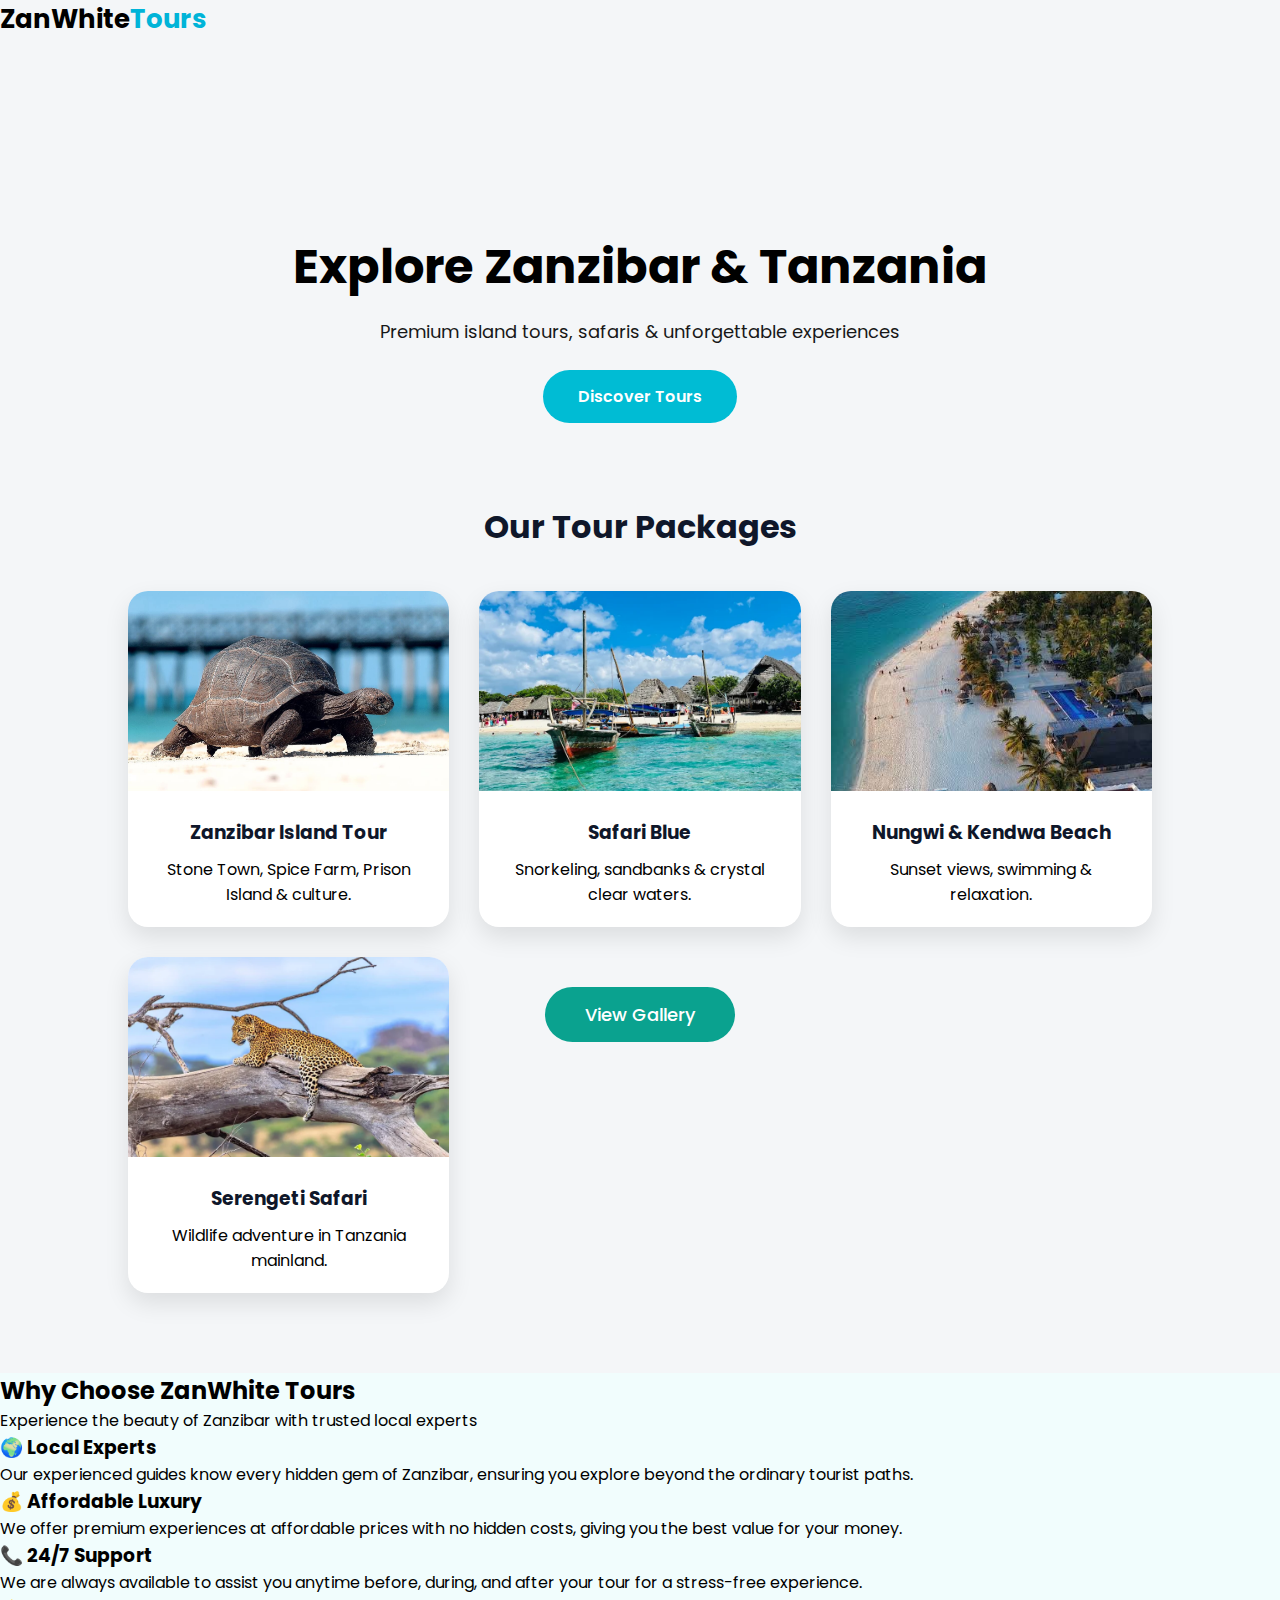
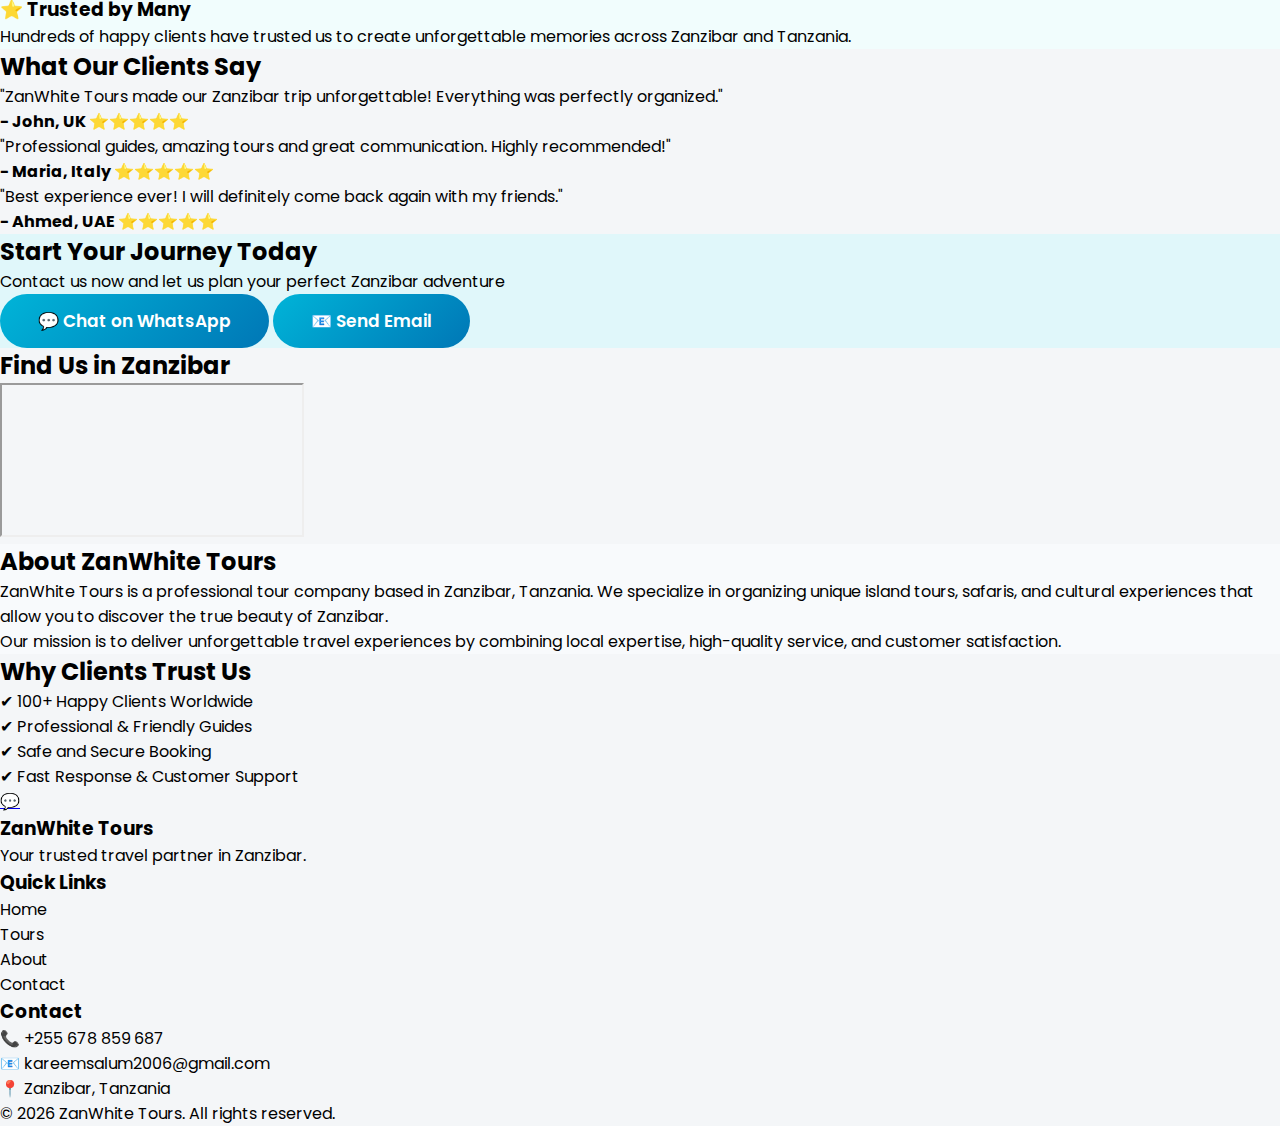
<file: index.html>
<!DOCTYPE html>

<html lang="en">


<head>
    <meta charset="UTF-8">
    <title>ZanWhite Tours | Zanzibar & Tanzania Adventures</title>
    <meta name="viewport" content="width=device-width, initial-scale=1.0">
    <meta name="google-site-verification" content="bWQKe782_Q6lt0dobho7PR1RsqQOFnX2_wySTrytspQ" />
    <link rel="icon" href="favicon-1.ico" type="image/x-icon">


    <!-- CSS -->
    <link rel="stylesheet" href="style.css">

    <!-- Google Font -->
    <link href="https://fonts.googleapis.com/css2?family=Poppins:wght@300;400;600;700&display=swap" rel="stylesheet">
</head>




    
<body>

<!-- ================= HEADER / HERO ================= -->
<nav>
  <div class="logo">ZanWhite<span style="color:#00b4d8">Tours</span></div>
</nav>




    

    

    <div class="hero-content">
        <h1>Explore Zanzibar & Tanzania</h1>
        <p>Premium island tours, safaris & unforgettable experiences</p>
        <a href="#tours" class="btn-primary">Discover Tours</a>
    </div>
</header>

<!-- ================= TOURS ================= -->
<section id="tours" class="section">
    <h2 class="section-title">Our Tour Packages</h2>

    <div class="tour-grid">

        <div class="tour-card">
            <img src="64a58582d9af6c55316a4561_Prison-Island-3.jpg" alt="Zanzibar Tour">
            <div class="tour-info">
                <h3>Zanzibar Island Tour</h3>
                <p>Stone Town, Spice Farm, Prison Island & culture.</p>
                
            </div>
        </div>

        <div class="tour-card">
            <img src="unnamed (4).webp" alt="Safari Blue">
            <div class="tour-info">
                <h3>Safari Blue</h3>
                <p>Snorkeling, sandbanks & crystal clear waters.</p>
            </div>
        </div>

        <div class="tour-card">
            <img src="images.jpeg" alt="Nungwi Beach">
            <div class="tour-info">
                <h3>Nungwi & Kendwa Beach</h3>
                <p>Sunset views, swimming & relaxation.</p>
            </div>
        </div>

        <div class="tour-card">
            <img src="unnamed (5).webp" alt="Serengeti Safari">
            <div class="tour-info">
                <h3>Serengeti Safari</h3>
                <p>Wildlife adventure in Tanzania mainland.</p>
                 </div>

        </div>

    <div class="gallery-btn-wrapper">
    <a href="gallery.html" class="view-gallery-btn">View Gallery</a>
  </div>
</section>









   



<!-- WHY US -->
<section class="why-us">
  <h2>Why Choose ZanWhite Tours</h2>
  <p class="subtitle">Experience the beauty of Zanzibar with trusted local experts</p>

  <div class="why-container">
    <div class="why-box">
      <h3>🌍 Local Experts</h3>
      <p>Our experienced guides know every hidden gem of Zanzibar, ensuring you explore beyond the ordinary tourist paths.</p>
    </div>

    <div class="why-box">
      <h3>💰 Affordable Luxury</h3>
      <p>We offer premium experiences at affordable prices with no hidden costs, giving you the best value for your money.</p>
    </div>

    <div class="why-box">
      <h3>📞 24/7 Support</h3>
      <p>We are always available to assist you anytime before, during, and after your tour for a stress-free experience.</p>
    </div>

    <div class="why-box">
      <h3>⭐ Trusted by Many</h3>
      <p>Hundreds of happy clients have trusted us to create unforgettable memories across Zanzibar and Tanzania.</p>
    </div>
  </div>
</section>

<!-- REVIEWS -->
<section class="reviews">
  <h2>What Our Clients Say</h2>

  <div class="review-box">
    <p>"ZanWhite Tours made our Zanzibar trip unforgettable! Everything was perfectly organized."</p>
    <h4>- John, UK ⭐⭐⭐⭐⭐</h4>
  </div>

  <div class="review-box">
    <p>"Professional guides, amazing tours and great communication. Highly recommended!"</p>
    <h4>- Maria, Italy ⭐⭐⭐⭐⭐</h4>
  </div>

  <div class="review-box">
    <p>"Best experience ever! I will definitely come back again with my friends."</p>
    <h4>- Ahmed, UAE ⭐⭐⭐⭐⭐</h4>
  </div>
</section>

<!-- BOOKING -->
<section class="booking">
  <h2>Start Your Journey Today</h2>
  <p>Contact us now and let us plan your perfect Zanzibar adventure</p>

  <div class="buttons">
    <a href="https://wa.me/255678859687?text=Hello%20I%20want%20to%20book%20a%20Zanzibar%20tour" class="btn">
  💬 Chat on WhatsApp
</a>
    <a href="mailto:kareemsalum2006@gmail.com" class="btn">📧 Send Email</a>
  </div>
</section>

<!-- MAP -->
<section class="map">
  <h2>Find Us in Zanzibar</h2>
  <iframe src="https://maps.google.com/maps?q=zanzibar&t=&z=13&ie=UTF8&iwloc=&output=embed"></iframe>
</section>

<!-- ABOUT -->
<section class="about">
  <h2>About ZanWhite Tours</h2>
  <p>
    ZanWhite Tours is a professional tour company based in Zanzibar, Tanzania.
    We specialize in organizing unique island tours, safaris, and cultural experiences
    that allow you to discover the true beauty of Zanzibar.
  </p>

  <p>
    Our mission is to deliver unforgettable travel experiences by combining local expertise,
    high-quality service, and customer satisfaction.
  </p>
</section>

<!-- TRUST -->
<section class="trust">
  <h2>Why Clients Trust Us</h2>

  <div class="trust-box">
    <p>✔ 100+ Happy Clients Worldwide</p>
    <p>✔ Professional & Friendly Guides</p>
    <p>✔ Safe and Secure Booking</p>
    <p>✔ Fast Response & Customer Support</p>
  </div>
</section>

<!-- WHATSAPP FLOAT -->
<a href="https://wa.me/255678859687?text=Hello%20I%20am%20interested%20in%20your%20Zanzibar%20tours" class="whatsapp">
  💬
</a>

<!-- FOOTER -->
<footer>
  <div class="footer-container">

    <div>
      <h3>ZanWhite Tours</h3>
      <p>Your trusted travel partner in Zanzibar.</p>
    </div>

    <div>
      <h3>Quick Links</h3>
      <p>Home</p>
      <p>Tours</p>
      <p>About</p>
      <p>Contact</p>
    </div>

    <div>
      <h3>Contact</h3>
      <p>📞 +255 678 859 687</p>
      <p>📧 kareemsalum2006@gmail.com</p>
      <p>📍 Zanzibar, Tanzania</p>
    </div>

  </div>

  <p class="copy">© 2026 ZanWhite Tours. All rights reserved.</p>
</footer>
</file>
<file: style.css>
* {
    margin: 0;
    padding: 0;
    box-sizing: border-box;
    font-family: 'Poppins', sans-serif;
}

/* COLORS */
:root {
    --primary: #00bcd4;
    --secondary: #009688;
    --dark: #0f172a;
    --light: #f8fafc;
}

/* HERO */
.hero {
    min-height: 100vh;
    background: linear-gradient(rgba(0,0,0,.55), rgba(0,0,0,.55)),
    url("images/hero.jpg") center/cover no-repeat;
    color: white;
}

/* NAVBAR */
.navbar {
    display: flex;
    justify-content: space-between;
    align-items: center;
    padding: 25px 10%;
}

.logo {
    font-size: 26px;
    font-weight: 700;
}

.logo span {
    color: var(--primary);
}

.nav-links {
    list-style: none;
    display: flex;
    gap: 30px;
}

.nav-links a {
    text-decoration: none;
    color: white;
    font-weight: 500;
}

/* HERO CONTENT */
.hero-content {
    text-align: center;
    margin-top: 15%;
    padding: 0 10%;
}

.hero-content h1 {
    font-size: 48px;
    margin-bottom: 15px;
}

.hero-content p {
    font-size: 18px;
    opacity: .9;
}

.btn-primary {
    display: inline-block;
    margin-top: 25px;
    padding: 14px 35px;
    background: var(--primary);
    color: white;
    border-radius: 40px;
    text-decoration: none;
    font-weight: 600;
}

/* SECTIONS */
.section {
    padding: 80px 10%;
    text-align: center;
}

.section-title {
    font-size: 32px;
    margin-bottom: 40px;
    color: var(--dark);
}

/* TOURS */
.tour-grid {
    display: grid;
    grid-template-columns: repeat(auto-fit, minmax(260px, 1fr));
    gap: 30px;
}

.tour-card {
    background: white;
    border-radius: 20px;
    overflow: hidden;
    box-shadow: 0 10px 25px rgba(0,0,0,.1);
    transition: transform .3s;
}

.tour-card:hover {
    transform: translateY(-10px);
}

.tour-card img {
    width: 100%;
    height: 200px;
    object-fit: cover;
}

.tour-info {
    padding: 20px;
}

.tour-info h3 {
    margin-bottom: 10px;
    color: var(--dark);
}

.btn-secondary {
    margin-top: 15px;
    padding: 10px 25px;
    border: none;
    background: var(--secondary);
    color: white;
    border-radius: 25px;
    cursor: pointer;
}

/* ABOUT */
.about {
    background: var(--light);
}

.about-content {
    max-width: 800px;
    margin: auto;
    font-size: 17px;
    line-height: 1.7;
}

/* BOOKING */
.booking {
    background: #e0f7fa;
}

.booking-actions {
    margin-top: 25px;
}

.btn-whatsapp {
    background: #25D366;
    padding: 14px 30px;
    border-radius: 30px;
    color: white;
    text-decoration: none;
    margin: 10px;
    display: inline-block;
}

.btn-email {
    background: #3f51b5;
    padding: 14px 30px;
    border-radius: 30px;
    color: white;
    text-decoration: none;
    margin: 10px;
    display: inline-block;
}

/* CONTACT */
.contact {
    background: var(--dark);
    color: white;
}

/* FOOTER */
.footer {
    background: black;
    color: #aaa;
    padding: 20px;
}

/* WHATSAPP FLOAT */
.whatsapp-float {
    position: fixed;
    bottom: 20px;
    right: 20px;
    background: #25D366;
    color: white;
    font-size: 26px;
    padding: 15px;
    border-radius: 50%;
    text-decoration: none;
    box-shadow: 0 5px 15px rgba(0,0,0,.4);
}

/* RESPONSIVE */
@media (max-width: 768px) {
    .hero-content h1 {
        font-size: 34px;
    }

    .nav-links {
        display: none;
    }
}
/* GALLERY MODAL */
.gallery-modal {
    display: none;
    position: fixed;
    inset: 0;
    background: rgba(0,0,0,.85);
    z-index: 9999;
    padding: 40px;
}

.gallery-content {
    display: grid;
    grid-template-columns: repeat(auto-fit, minmax(200px,1fr));
    gap: 15px;
}

.gallery-content img {
    width: 100%;
    border-radius: 12px;
}

.close {
    color: white;
    font-size: 35px;
    cursor: pointer;
    position: absolute;
    top: 20px;
    right: 30px;
}
.why-us {
    background: #f1fdfd;
}

.why-grid {
    display: grid;
    grid-template-columns: repeat(auto-fit,minmax(220px,1fr));
    gap: 20px;
    font-size: 18px;
    font-weight: 500;
}





/* ================= NAVBAR ================= */
.navbar {
    position: sticky;
    top: 0;
    z-index: 999;
    display: flex;
    align-items: center;
    justify-content: space-between;
    padding: 18px 10%;
    background: rgba(0, 0, 0, 0.85);
    backdrop-filter: blur(10px);
}

/* LOGO */
.nav-logo {
    font-size: 26px;
    font-weight: 700;
    color: #fff;
    letter-spacing: 1px;
}

.nav-logo span {
    color: #00bcd4;
}

/* LINKS */
.nav-links {
    list-style: none;
    display: flex;
    gap: 30px;
}

.nav-links a {
    color: #fff;
    text-decoration: none;
    font-weight: 500;
    position: relative;
}

/* Hover underline effect */
.nav-links a::after {
    content: "";
    position: absolute;
    left: 0;
    bottom: -6px;
    width: 0;
    height: 2px;
    background: #00bcd4;
    transition: 0.3s;
}

.nav-links a:hover::after {
    width: 100%;
}

/* WHATSAPP BUTTON */
.nav-btn {
    background: #25D366;
    color: #fff;
    padding: 10px 22px;
    border-radius: 30px;
    text-decoration: none;
    font-weight: 600;
    box-shadow: 0 5px 15px rgba(0,0,0,.3);
}

/* MOBILE */
@media (max-width: 768px) {
    .nav-links {
        display: none;
    }
}
/* POPUP BACKGROUND */
.gallery-modal {
    display: none;
    position: fixed;
    inset: 0;
    background: rgba(0,0,0,0.85);
    z-index: 9999;
    padding: 40px;
    overflow-y: auto;
}

/* GRID YA MABOXI */
.gallery-content {
    display: grid;
    grid-template-columns: repeat(auto-fit, minmax(220px, 1fr));
    gap: 20px;
    margin-top: 50px;
}

/* BOXI MOJA */
.gallery-box {
    background: #fff;
    border-radius: 15px;
    overflow: hidden;
}

.gallery-box img {
    width: 100%;
    height: 180px;
    object-fit: cover;
}

/* CLOSE BUTTON */
.close {
    position: fixed;
    top: 20px;
    right: 30px;
    font-size: 35px;
    color: #fff;
    cursor: pointer;
}
/* ================= GALLERY POPUP STYLE ================= */

/* Popup background */
.gallery-modal {
    display: none;               /* Mwanzo imefichwa */
    position: fixed;
    inset: 0;
    background: rgba(0, 0, 0, 0.85);
    z-index: 9999;
    padding: 40px;
    overflow-y: auto;
}

/* Grid ya maboksi ya picha */
.gallery-content {
    display: grid;
    grid-template-columns: repeat(auto-fit, minmax(230px, 1fr));
    gap: 20px;
    margin-top: 60px;
}

/* Box la picha */
.gallery-box {
    background: #ffffff;
    border-radius: 15px;
    overflow: hidden;
    box-shadow: 0 10px 25px rgba(0,0,0,0.2);
}

/* Picha */
.gallery-box img {
    width: 100%;
    height: 180px;
    object-fit: cover;
}

/* Maelezo ya picha */
.gallery-caption {
    padding: 12px;
}

.gallery-caption h4 {
    font-size: 16px;
    margin-bottom: 6px;
    color: #0f172a;
}

.gallery-caption p {
    font-size: 14px;
    color: #555;
    line-height: 1.5;
}

/* Button ya kufunga */
.close {
    position: fixed;
    top: 20px;
    right: 30px;
    font-size: 35px;
    color: #ffffff;
    cursor: pointer;
}



.gallery-btn-wrapper {
  text-align: center;
  margin-top: 30px;
}

.view-gallery-btn {
  background: #0aa28f;
  color: #fff;
  padding: 14px 40px;
  border-radius: 30px;
  text-decoration: none;
  font-size: 18px;
  font-weight: 500;
  display: inline-block;
}

.view-gallery-btn:hover {
  background: #078f7c;
}




body {
  font-family: Arial, sans-serif;
  background: #f4f6f8;
  margin: 0;
}

.gallery-title {
  text-align: center;
  margin: 30px 0;
  font-size: 28px;
}

/* Grid ya maboksi */
.gallery-grid {
  display: grid;
  grid-template-columns: repeat(auto-fit, minmax(220px, 1fr));
  gap: 20px;
  padding: 0 10% 40px;
}

/* Box moja moja */
.gallery-box {
  height: 160px;
  background: #ddd;
  border-radius: 15px;
  display: flex;
  align-items: center;
  justify-content: center;
  font-size: 17px;
  font-weight: bold;
  color: #333;
  text-align: center;
  padding: 10px;
}





.gallery-grid {
  display: flex;
  flex-direction: column;
  gap: 20px;
  padding: 20px;
}




.gallery-box {
  width: 90%;
  max-width: 900px;
  margin: 30px auto;        /* linaeza KATI KATI */
  height: 220px;
  background: #f2f4f6;
  border-radius: 25px;
  display: flex;
  align-items: center;
  justify-content: center;
  font-size: 22px;
  font-weight: 600;
  color: #222;
  box-shadow: 0 12px 30px rgba(0,0,0,0.18);
}



.gallery-box {
  width: 90%;
  max-width: 900px;
  margin: 30px auto;
  height: 320px;          /* 👈 refu zaidi */
  background: #f2f4f6;
  border-radius: 25px;
  overflow: hidden;       /* muhimu kwa picha */
  display: flex;
  align-items: center;
  justify-content: center;
  box-shadow: 0 12px 30px rgba(0,0,0,0.18);
}

/* kama kuna picha ndani */
.gallery-box img {
  width: 100%;
  height: 100%;
  object-fit: cover;      /* picha ienee vizuri */
}



.gallery-box {
  width: 95%;
  max-width: 1100px;
  margin: 40px auto;
  height: 450px;          /* 👈 KUBWA ZAIDI */
  background: #f2f4f6;
  border-radius: 30px;
  overflow: hidden;
  display: flex;
  align-items: center;
  justify-content: center;
  box-shadow: 0 18px 40px rgba(0,0,0,0.25);
}

/* picha ijaze boksi lote */
.gallery-box img {
  width: 100%;
  height: 100%;
  object-fit: cover;
}




.gallery-box {
  width: 96%;
  max-width: 1200px;
  margin: 50px auto;
  height: 520px;          /* 👈 KIDOGO TENA JUU */
  background: #f2f4f6;
  border-radius: 32px;
  overflow: hidden;
  display: flex;
  align-items: center;
  justify-content: center;
  box-shadow: 0 20px 45px rgba(0,0,0,0.28);
}

.gallery-box img {
  width: 100%;
  height: 100%;
  object-fit: cover;
}



.gallery-heading {
  text-align: center;
  font-size: 56px;     /* 👈 KUBWA ZAIDI */
  font-weight: 800;
  margin: 60px 0 40px;
  color: #111;
}


.card {
  background: #fff;
  border-radius: 20px;
  padding: 25px;
  box-shadow: 0 10px 30px rgba(0,0,0,0.12);
  transition: 0.3s;
}

.card:hover {
  transform: translateY(-8px);
}.btn {
  display: inline-block;
  padding: 14px 38px;
  border-radius: 30px;
  background: linear-gradient(135deg, #00b4d8, #0077b6);
  color: #fff;
  font-size: 17px;
  text-decoration: none;
  font-weight: 600;
  transition: 0.3s;
}

.btn:hover {
  transform: scale(1.05);
}




.testimonial-section {
  padding: 90px 10%;
  background: #f4f6f8;
  overflow: hidden;
}

.slider {
  position: relative;
  width: 100%;
  overflow: hidden;
}

.slide-track {
  display: flex;
  gap: 30px;
  width: calc(350px * 10);
  animation: scroll 25s linear infinite;
}

@keyframes scroll {
  0% { transform: translateX(0); }
  100% { transform: translateX(-50%); }
}

.testimonial-card {
  min-width: 350px;
  background: #fff;
  padding: 40px;
  border-radius: 25px;
  box-shadow: 0 15px 35px rgba(0,0,0,0.12);
}

.testimonial-card p {
  font-size: 17px;
  line-height: 1.7;
  color: #555;
  margin-bottom: 20px;
}

.testimonial-card h4 {
  font-size: 16px;
  font-weight: 600;
  color: #111;
}

.stars {
  color: #f4c430;
  font-size: 22px;
  margin-bottom: 15px;
  letter-spacing: 3px;
}

/* pause on hover */
.slider:hover .slide-track {
  animation-play-state: paused;
}

/* mobile */
@media (max-width: 768px) {
  .testimonial-card {
    min-width: 280px;
  }
}


.gallery-heading {
  text-align: center;
  font-size: 38px;   /* 👈 punguza hapa */
  font-weight: 700;
  margin-bottom: 40px;
  color: #111;
}




.faq-item {
  background: #f9fbfc;
  padding: 20px 25px;
  border-radius: 15px;
  margin-bottom: 15px;
  cursor: pointer;
}

.faq-item h4 {
  font-size: 18px;
  margin: 0;
  position: relative;
}

.faq-item h4::after {
  content: '+';
  position: absolute;
  right: 0;
  font-size: 22px;
}

.faq-item p {
  display: none;
  margin-top: 15px;
  font-size: 16px;
  color: #555;
  line-height: 1.6;
}

.faq-item.active p {
  display: block;
}

.faq-item.active h4::after {
  content: '−';
}










/* QUICK BOOKING ONLY */
.quick-section {
  padding: 80px 15px;
  background: #f5f7fa;
  display: flex;
  flex-direction: column;
  align-items: center;
}

.quick-title {
  font-size: 38px;
  margin-bottom: 35px;
  font-weight: 700;
  color: #111;
}

.quick-form {
  background: #fff;
  padding: 45px;
  width: 100%;
  max-width: 620px;
  border-radius: 28px;
  box-shadow: 0 18px 45px rgba(0,0,0,0.12);
}

.quick-form input {
  width: 100%;
  padding: 17px 22px;
  margin-bottom: 22px;
  border-radius: 14px;
  border: 1px solid #ddd;
  font-size: 16px;
  transition: 0.3s;
}

.quick-form input:focus {
  border-color: #00b4d8;
  box-shadow: 0 0 0 3px rgba(0,180,216,0.18);
  outline: none;
}

.quick-form button {
  width: 100%;
  padding: 17px;
  border-radius: 35px;
  border: none;
  background: linear-gradient(135deg, #0096c7, #023e8a);
  color: #fff;
  font-size: 18px;
  font-weight: 600;
  cursor: pointer;
  transition: 0.3s;
}

.quick-form button:hover {
  transform: translateY(-3px);
  box-shadow: 0 12px 30px rgba(0,0,0,0.25);
}




/* GRID */
.gallery-grid {
  display: grid;
  grid-template-columns: repeat(auto-fit, minmax(230px, 1fr));
  gap: 25px;
  justify-items: center;
}

/* BOKSI */
.gallery-box {
  width: 100%;
  max-width: 260px; /* HAPA NDIPO TUMEPUNGUZA */
  background: #fff;
  border-radius: 18px;
  overflow: hidden;
  box-shadow: 0 10px 25px rgba(0,0,0,0.12);
  display: flex;
  flex-direction: column; /* MAELEZO YAKAE CHINI */
}

/* PICHA */
.gallery-box img {
  width: 100%;
  height: 180px; /* PUNGUZA UKUBWA */
  object-fit: cover;
}

/* MAELEZO */
.gallery-info {
  padding: 15px;
  text-align: center;
}

.gallery-info h3 {
  font-size: 18px;
  margin-bottom: 6px;
}

.gallery-info p {
  font-size: 14px;
  color: #555;
  line-height: 1.5;
}
</file>
